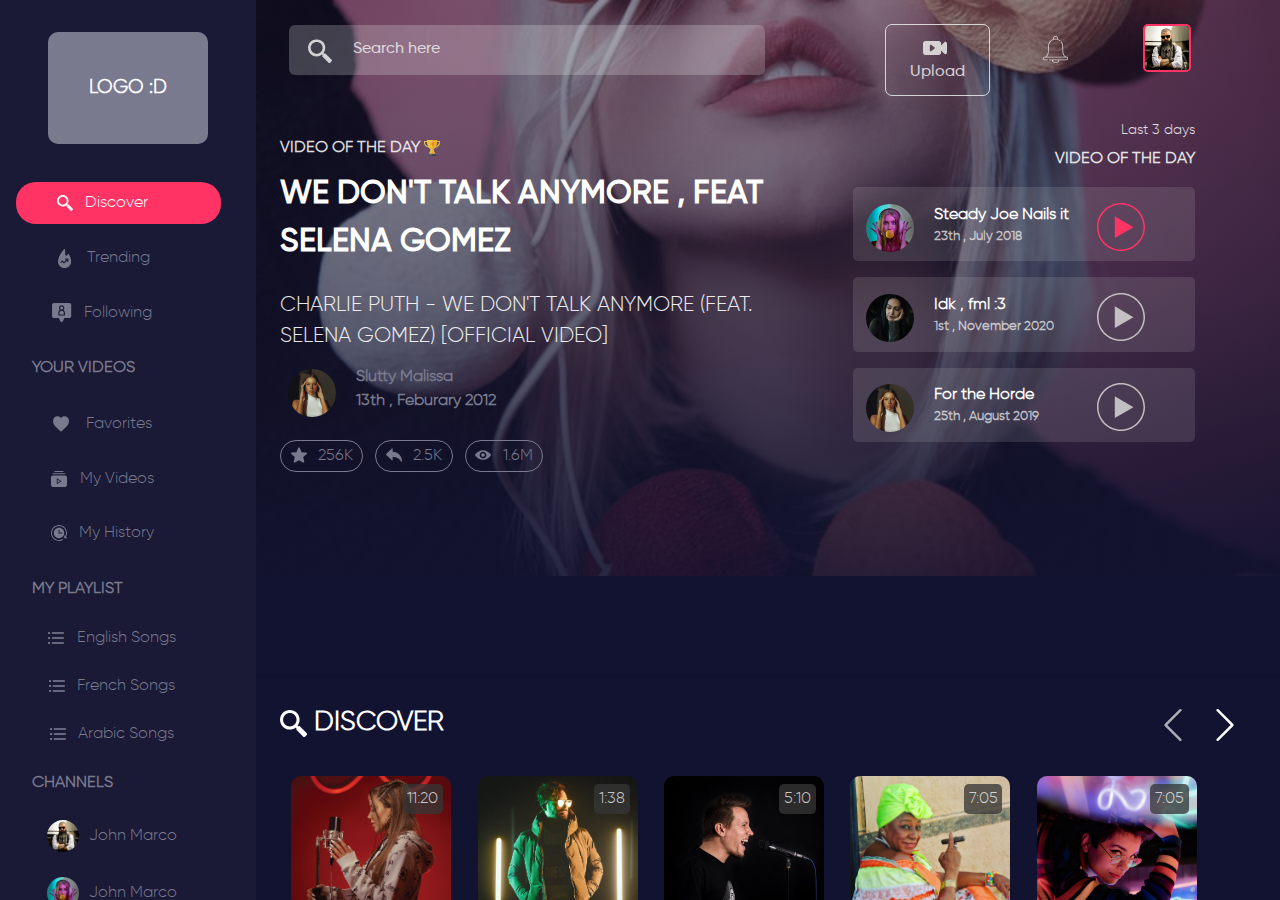
<file: index.html>
<!DOCTYPE html>
<html lang="en">

<head>
    <meta charset="UTF-8">
    <meta http-equiv="X-UA-Compatible" content="IE=edge">
    <meta name="viewport" content="width=device-width, initial-scale=1.0">
    <title>Quick Sketch</title>
    <link rel="stylesheet" href="css/bootstrap.css">
    <link rel="stylesheet" href="css/custom.css">

</head>

<body>
    
    <div class="row">
        <div class="col col-md-3 handlerBar justify-content-md-center" >
            <div class="logoHolder center">
                <p>logo :D</p>
            </div>
            <div class="navigationButtons">
                <a href="#discoverSectionId" class="btn navBtn active" id="discover"><svg x="0px" y="0px" viewBox="0 0 339.921 339.921"
                        style="enable-background:new 0 0 339.921 339.921;" xml:space="preserve" class="ic-handler">
                        <g>
                            <path d="M335.165,292.071l-81.385-84.077c-5.836-6.032-13.13-8.447-16.29-5.363
                       c-3.171,3.062-10.47,0.653-16.306-5.379l-1.164-1.207c36.425-47.907,32.89-116.499-10.851-160.24
                       c-47.739-47.739-125.142-47.739-172.875,0c-47.739,47.739-47.739,125.131,0,172.87c44.486,44.492,114.699,47.472,162.704,9.045
                       l0.511,0.533c5.825,6.032,7.995,13.402,4.814,16.469c-3.166,3.068-1.012,10.443,4.83,16.464l81.341,84.11
                       c5.836,6.016,15.452,6.195,21.49,0.354l22.828-22.088C340.827,307.735,340.99,298.125,335.165,292.071z M182.306,181.81
                       c-32.852,32.857-86.312,32.857-119.159,0.011c-32.852-32.852-32.847-86.318,0-119.164c32.847-32.852,86.307-32.847,119.148,0.005
                       C215.152,95.509,215.152,148.964,182.306,181.81z" /></g> <g> </g> <g> </g> <g> </g> <g> </g> <g> </g> <g> </g> <g> </g> <g> </g> <g> </g> <g> </g> <g></g><g></g><g></g><g></g><g></g>
                    </svg>Discover</a>
                <a href="#trendingSectionId" class="btn navBtn " id="trending"><svg class="ic-handler" viewBox="-80 0 512 512.00071"
                        width="512pt" xmlns="http://www.w3.org/2000/svg">
                        <path
                            d="m284.90625 132.957031c-3.484375-5.761719-10.378906-8.5-16.867188-6.691406-6.484374 1.808594-10.972656 7.71875-10.972656 14.449219 0 18.308594-14.894531 33.199218-33.199218 33.199218-18.304688 0-33.199219-14.890624-33.199219-33.199218v-125.714844c0-6.066406-3.65625-11.535156-9.261719-13.855469-5.605469-2.324219-12.054688-1.042969-16.34375 3.25-1.6875 1.683594-41.683594 41.917969-82.207031 102.703125-23.898438 35.84375-42.96875 71.398438-56.679688 105.675782-17.367187 43.425781-26.175781 84.996093-26.175781 123.5625 0 96.859374 78.804688 175.664062 175.667969 175.664062 96.859375 0 175.664062-78.804688 175.664062-175.664062.003907-62.003907-22.347656-130.429688-66.425781-203.378907zm-9.148438 199.476563c0 8.285156-6.714843 15-15 15-8.28125 0-15-6.714844-15-15v-28.050782l-74.6875 74.691407c-2.816406 2.8125-6.628906 4.390625-10.609374 4.390625-3.976563 0-7.792969-1.578125-10.605469-4.390625l-34.835938-34.839844-23.476562 23.476563c-5.859375 5.859374-15.355469 5.859374-21.214844 0-5.859375-5.859376-5.859375-15.355469 0-21.214844l34.085937-34.082032c5.859376-5.855468 15.355469-5.855468 21.214844.003907l34.832032 34.835937 64.085937-64.085937h-28.054687c-8.285157 0-15-6.714844-15-15 0-8.285157 6.714843-15 15-15h64.269531c8.28125 0 15 6.71875 15 15v64.265625zm0 0" />
                    </svg>Trending</a>
                <a href="#folowingSectionId" class="btn navBtn " id="followers"><svg class="ic-handler" viewBox="0 1 511 511.999"
                        width="511pt" xmlns="http://www.w3.org/2000/svg">
                        <path
                            d="m256.496094 206.730469c-32.226563 0-58.445313 26.222656-58.445313 58.449219v40.085937h116.898438v-40.085937c-.003907-32.226563-26.222657-58.449219-58.453125-58.449219zm0 0" />
                        <path
                            d="m256.496094 176.730469c22.738281 0 41.234375-18.496094 41.234375-41.230469s-18.496094-41.234375-41.234375-41.234375c-22.734375 0-41.230469 18.5-41.230469 41.234375s18.496094 41.230469 41.230469 41.230469zm0 0" />
                        <path
                            d="m457.332031 0h-401.667969c-30.417968 0-55.164062 24.746094-55.164062 55.164062v294.238282c0 30.421875 24.746094 55.167968 55.164062 55.167968h127.296876l42.160156 84.316407c7.339844 14.6875 18.777344 23.113281 31.375 23.113281 12.601562 0 24.035156-8.425781 31.378906-23.113281l42.160156-84.316407h127.296875c30.417969 0 55.164063-24.746093 55.164063-55.167968v-294.238282c0-30.417968-24.746094-55.164062-55.164063-55.164062zm-112.386719 320.265625c0 8.285156-6.714843 15-15 15h-146.894531c-8.285156 0-15-6.714844-15-15v-55.082031c0-31.890625 16.960938-59.886719 42.335938-75.453125-15.355469-13.074219-25.121094-32.527344-25.121094-54.230469 0-39.277344 31.953125-71.234375 71.230469-71.234375 39.28125 0 71.234375 31.957031 71.234375 71.234375 0 21.703125-9.765625 41.15625-25.125 54.230469 25.375 15.566406 42.339843 43.566406 42.339843 75.453125zm0 0" />
                    </svg>Following</a>
            </div>
            <div class="your-videos">
                <p class="handlerSectionTitle">your videos</p>
                <button class="btn navBtn" id="favorite"><svg class="ic-handler" version="1.1" id="Layer_1"
                        xmlns="http://www.w3.org/2000/svg" xmlns:xlink="http://www.w3.org/1999/xlink" x="0px" y="0px"
                        viewBox="0 0 455 455" style="enable-background:new 0 0 455 455;" xml:space="preserve">
                        <path d="M326.632,10.346c-38.733,0-74.991,17.537-99.132,46.92c-24.141-29.383-60.399-46.92-99.132-46.92
                   C57.586,10.346,0,67.931,0,138.714c0,55.426,33.049,119.535,98.23,190.546c50.162,54.649,104.729,96.96,120.257,108.626l9.01,6.769
                   l9.009-6.768c15.53-11.667,70.099-53.979,120.26-108.625C421.95,258.251,455,194.141,455,138.714
                   C455,67.931,397.414,10.346,326.632,10.346z" /> <g> </g> <g> </g> <g> </g> <g> </g> <g> </g> <g> </g> <g> </g> <g> </g> <g> </g> <g> </g> <g> </g> <g> </g> <g> </g> <g> </g> <g> </g>
                    </svg>
                    Favorites</button>
                <button class="btn navBtn" id="myVids"><svg class="ic-handler" version="1.1" id="Capa_1"
                        xmlns="http://www.w3.org/2000/svg" xmlns:xlink="http://www.w3.org/1999/xlink" x="0px" y="0px"
                        viewBox="0 0 407.51 407.51" style="enable-background:new 0 0 407.51 407.51;"
                        xml:space="preserve">
                        <g>
                            <g>
                                <g>
                                    <polygon points="167.184,301.453 235.624,261.224 167.184,220.996 			" />
                                    <path d="M360.49,112.327H47.02c-25.969,0-47.02,21.052-47.02,47.02v198.531c0,25.969,21.052,47.02,47.02,47.02H360.49
                               c25.969,0,47.02-21.052,47.02-47.02V159.347C407.51,133.378,386.458,112.327,360.49,112.327z M264.628,265.658
                               c-0.961,1.926-2.523,3.487-4.448,4.449l-99.788,58.514c-1.534,1.058-3.362,1.606-5.224,1.567l-4.702-1.567
                               c-2.95-1.941-4.565-5.371-4.18-8.882V202.71c-0.385-3.51,1.229-6.941,4.18-8.882c3-2.022,6.926-2.022,9.927,0l99.788,58.514
                               C265.085,254.791,267.076,260.752,264.628,265.658z" />
                                    <path d="M53.812,80.98H354.22c5.771,0,10.449-4.678,10.449-10.449s-4.678-10.449-10.449-10.449H53.812
                               c-5.771,0-10.449,4.678-10.449,10.449S48.041,80.98,53.812,80.98z" />
                                    <path d="M98.22,23.51H309.29c5.771,0,10.449-4.678,10.449-10.449S315.061,2.612,309.29,2.612H98.22
                               c-5.771,0-10.449,4.678-10.449,10.449S92.45,23.51,98.22,23.51z" /> </g> </g> </g> <g> </g> <g> </g> <g> </g> <g> </g> <g> </g> <g> </g> <g> </g> <g> </g> <g> </g> <g> </g> <g> </g> <g> </g> <g> </g> <g> </g> <g> </g>
                    </svg>My Videos</button>
                <button class="btn navBtn" id="history">
                    <svg class="ic-handler" viewBox="0 0 512 512" width="512pt" xmlns="http://www.w3.org/2000/svg">
                        <path
                            d="m256 0c-140.609375 0-256 115.390625-256 256s115.390625 256 256 256c44.796875 0 88.902344-11.835938 127.527344-34.234375l-15.058594-25.957031c-34.054688 19.746094-72.949219 30.191406-112.46875 30.191406-124.070312 0-226-101.929688-226-226s101.929688-226 226-226 226 101.929688 226 226c0 39.902344-10.441406 78.867188-30 112.71875v-36.71875h-30v90h90v-30h-39.023438c25.195313-40.328125 39.023438-88.222656 39.023438-136 0-140.609375-115.390625-256-256-256zm0 0" />
                        <path
                            d="m256 90c-90.980469 0-166 75.019531-166 166s75.019531 166 166 166 166-75.019531 166-166-75.019531-166-166-166zm105 181h-120v-121h30v91h90zm0 0" />
                    </svg>My History</button>

            </div>
            <div class="playlist">
                <p class="handlerSectionTitle">my playlist</p>
                <button class="btn playlistBtn"><img src="./icons/list.png" alt="">English Songs</button>
                <button class="btn playlistBtn"><img src="./icons/list.png" alt="">French Songs</button>
                <button class="btn playlistBtn"><img src="./icons/list.png" alt="">Arabic Songs</button>
            </div>

            <div class="followedChannels">
                <p class="handlerSectionTitle">Channels</p>
                
                
                    <button class="btn followedChannelsBtn"><img src="./profile_pictures/profilePic1.jpg" alt="">John Marco</button>
                    <button class="btn followedChannelsBtn"><img src="./profile_pictures/profilePic2.jpg" alt="">John Marco</button>
                    <button class="btn followedChannelsBtn"><img src="./profile_pictures/profilePic3.jpg" alt="">John Marco</button>
                    <button class="btn followedChannelsBtn"><img src="./profile_pictures/profilePic4.jpg" alt="">John Marco</button>

            </div>
            <div class="popularTags">
                <p class="handlerSectionTitle">popular hashtags</p>
                <div class="tagsContainer">
                    <button class="btn tagBtn">kakashi</button>
                    <button class="btn tagBtn">gaming</button>
                    <button class="btn tagBtn">jujutsu</button>
                    <button class="btn tagBtn">shingeki no kyojin</button>
                    <button class="btn tagBtn">omae wa mo</button>
                </div>

            </div>
        </div>
        <div class="col  main_section">
            <div class="topSection">
                <div class="landing_image_container">
                    <img src="./img/banner_logo.jpg" alt="">
                    <div class="image_overlay">
                    <div class="overlayed-elements">
                        <div class="row">
                            <div class="col-md-7">
                                <form class="d-flex searchBarContainer">
                                    <svg x="0px" y="0px" viewBox="0 0 339.921 339.921"
                                    style="enable-background:new 0 0 339.921 339.921;" xml:space="preserve" class="ic-search">
                                    <g>
                                        <path d="M335.165,292.071l-81.385-84.077c-5.836-6.032-13.13-8.447-16.29-5.363
                                   c-3.171,3.062-10.47,0.653-16.306-5.379l-1.164-1.207c36.425-47.907,32.89-116.499-10.851-160.24
                                   c-47.739-47.739-125.142-47.739-172.875,0c-47.739,47.739-47.739,125.131,0,172.87c44.486,44.492,114.699,47.472,162.704,9.045
                                   l0.511,0.533c5.825,6.032,7.995,13.402,4.814,16.469c-3.166,3.068-1.012,10.443,4.83,16.464l81.341,84.11
                                   c5.836,6.016,15.452,6.195,21.49,0.354l22.828-22.088C340.827,307.735,340.99,298.125,335.165,292.071z M182.306,181.81
                                   c-32.852,32.857-86.312,32.857-119.159,0.011c-32.852-32.852-32.847-86.318,0-119.164c32.847-32.852,86.307-32.847,119.148,0.005
                                   C215.152,95.509,215.152,148.964,182.306,181.81z" /></g> <g> </g> <g> </g> <g> </g> <g> </g> <g> </g> <g> </g> <g> </g> <g> </g> <g> </g> <g> </g> <g></g><g></g><g></g><g></g><g></g>
                                </svg>
                                    <input class="form-control me-2 searchBar" type="search" placeholder="Search here" aria-label="Search">
                                    
                             
                                </form>
                            </div>
                            <div class="col">
                                <div class="uploadVideoWrapper">
                                    <button class="btn uploadVideoButton"><svg class="ic-upload" version="1.1" id="Capa_1" xmlns="http://www.w3.org/2000/svg" xmlns:xlink="http://www.w3.org/1999/xlink" x="0px" y="0px" viewBox="0 0 400.548 400.548" style="enable-background:new 0 0 400.548 400.548;" xml:space="preserve"> <path d="M383.86,99.79c-10.104-4.184-21.731-1.873-29.466,5.86l-51.507,51.512v-31.397c0-22.359-18.13-40.491-40.493-40.491H40.493 C18.131,85.274,0,103.406,0,125.765v149.018c0,22.359,18.131,40.491,40.493,40.491h221.901c22.363,0,40.493-18.132,40.493-40.491 v-31.398l51.507,51.512c5.177,5.174,12.088,7.924,19.126,7.924c3.481,0,6.995-0.678,10.34-2.063 c10.099-4.185,16.688-14.042,16.688-24.978V124.767C400.548,113.831,393.959,103.974,383.86,99.79z M190.309,210.764l-55.191,42.403 c-2.354,1.812-5.2,2.738-8.06,2.738c-1.991,0-3.99-0.448-5.846-1.363c-4.519-2.226-7.38-6.825-7.38-11.865v-84.807 c0-5.041,2.861-9.639,7.38-11.864c4.521-2.228,9.911-1.696,13.905,1.375l55.191,42.402c3.26,2.504,5.17,6.381,5.17,10.49 C195.479,204.383,193.569,208.26,190.309,210.764z"/> <g> </g> <g> </g> <g> </g> <g> </g> <g> </g> <g> </g> <g> </g> <g> </g> <g> </g> <g> </g> <g> </g> <g> </g> <g> </g> <g> </g> <g> </g> </svg>Upload</button>
                                </div>
                            </div>
                            <div class="col notification">
                                <button class="btn notificationBtn">
                                    <svg class="ic-notification" id="Capa_1" enable-background="new 0 0 512 512" height="512" viewBox="0 0 512 512" width="512" xmlns="http://www.w3.org/2000/svg"><g><path d="m459.425 391.158h-2.453l-9.801-6.642c-28.261-19.152-45.711-50.96-46.678-85.086l-3.106-109.699c-.844-29.765-10.799-57.986-28.79-81.613-2.51-3.296-7.216-3.933-10.511-1.423-3.295 2.509-3.933 7.215-1.423 10.51 16.078 21.116 24.976 46.341 25.729 72.951l3.106 109.699c1.011 35.687 17.829 69.142 45.454 91.304h-349.905c27.625-22.161 44.442-55.617 45.454-91.304l3.106-109.699c.938-33.087 14.524-64.014 38.259-87.086 23.734-23.072 55.034-35.778 88.134-35.778 28.073 0 54.66 9.01 76.887 26.056 3.289 2.522 7.996 1.9 10.516-1.387 2.521-3.287 1.899-7.995-1.387-10.515-12.301-9.433-25.795-16.663-40.092-21.566 1.06-3.932 1.633-8.061 1.633-12.323 0-26.224-21.334-47.557-47.557-47.557s-47.557 21.333-47.557 47.556c0 4.271.574 8.408 1.638 12.346-19.521 6.685-37.483 17.646-52.672 32.411-26.55 25.808-41.748 60.405-42.797 97.417l-3.106 109.699c-.967 34.126-18.417 65.935-46.678 85.086l-9.801 6.642h-2.453c-18.017 0-32.675 14.658-32.675 32.675s14.658 32.675 32.675 32.675h49.799c4.143 0 7.5-3.358 7.5-7.5s-3.357-7.5-7.5-7.5h-49.798c-9.746 0-17.675-7.929-17.675-17.675s7.929-17.675 17.675-17.675h406.85c9.746 0 17.675 7.929 17.675 17.675s-7.929 17.675-17.675 17.675h-321.739c-4.143 0-7.5 3.358-7.5 7.5s3.357 7.5 7.5 7.5h46.967c8.201 32.315 37.377 55.493 71.347 55.493 34.006 0 63.154-23.211 71.347-55.493h132.078c18.017 0 32.675-14.658 32.675-32.675s-14.659-32.674-32.675-32.674zm-235.982-343.602c0-17.952 14.605-32.556 32.557-32.556s32.557 14.604 32.557 32.556c0 2.843-.373 5.598-1.061 8.228-10.219-2.313-20.76-3.492-31.496-3.492-10.718 0-21.265 1.198-31.489 3.517-.692-2.637-1.068-5.401-1.068-8.253zm32.557 449.444c-25.88 0-48.073-16.578-55.75-40.493h111.5c-7.677 23.915-29.87 40.493-55.75 40.493z"/></g></svg></button>
                            </div>
                            <div class="col profileMenu">
                                <img src="./profile_pictures/profilePic1.jpg" alt="">
                            </div>
                        </div>
                        <div class="row">
                            <div class="col-md-7">
                                <div class="vidOftheDaySection">
                                    <p class="fixedTitleinSection">Video of the day
                                        <svg class="ic-cup" id="Capa_1" enable-background="new 0 0 512 512" height="512" viewBox="0 0 512 512" width="512" xmlns="http://www.w3.org/2000/svg"><g><g><path d="m359.801 429.3-103.801-30-103.801 30c-.899 1.8-1.199 3.6-1.199 5.7v62h210v-62c0-2.1-.3-3.9-1.199-5.7z" fill="#646d73"/></g><path d="m361 497v-62c0-2.1-.3-3.9-1.199-5.7l-103.801-30v97.7z" fill="#474f54"/><path d="m497 30h-76.645c.132-5.067.645-9.84.645-15 0-8.401-6.599-15-15-15h-300c-8.401 0-15 6.599-15 15 0 5.16.513 9.933.643 15h-76.643c-8.291 0-15 6.709-15 15v37.998c0 83.754 67.092 151.791 149.773 156.171 17.225 23.716 37.668 41.316 60.927 51.231-3.6 72.9-45.3 123.6-55.199 134.101-1.501 1.199-2.701 2.999-3.301 4.799h207.601c-.601-1.8-1.8-3.6-3.301-4.799-10.2-10.501-51.6-60.901-55.2-134.101 23.264-9.917 43.83-27.521 61.069-51.246 82.61-4.451 149.631-72.449 149.631-156.156v-37.998c0-8.291-6.709-15-15-15zm-467 52.998v-22.998h62.93c3.893 49.578 14.644 102.086 37.24 146.708-56.64-12.755-100.17-63.265-100.17-123.71zm452 0c0 60.414-43.491 110.9-100.089 123.684 22.417-44.621 33.228-96.621 37.159-146.682h62.93z" fill="#fed843"/><path d="m497 30h-76.645c.132-5.067.645-9.84.645-15 0-8.401-6.599-15-15-15h-150v429.3h103.801c-.601-1.8-1.8-3.6-3.301-4.799-10.2-10.501-51.6-60.901-55.2-134.101 23.264-9.917 43.83-27.521 61.069-51.246 82.61-4.451 149.631-72.449 149.631-156.156v-37.998c0-8.291-6.709-15-15-15zm-15 52.998c0 60.414-43.491 110.9-100.089 123.684 22.419-44.621 33.23-96.621 37.159-146.682h62.93z" fill="#fabe2c"/><g id="Trophy_31_"><g><path d="m279.936 190.796-23.936-12.437-23.936 12.437c-5.01 2.578-11.133 2.153-15.732-1.172-4.6-3.34-6.914-8.994-5.977-14.59l4.395-26.646-19.189-18.94c-4.177-4.072-5.454-10.109-3.75-15.322 1.758-5.391 6.416-9.346 12.041-10.195l26.66-4.014 12.07-24.126c5.098-10.166 21.738-10.166 26.836 0l12.07 24.126 26.66 4.014c5.625.85 10.283 4.805 12.041 10.195 1.758 5.405.322 11.338-3.75 15.322l-19.189 18.94 4.395 26.646c.938 5.596-1.377 11.25-5.977 14.59-4.569 3.311-10.681 3.8-15.732 1.172z" fill="#fabe2c"/></g></g><path d="m279.936 190.796c5.052 2.628 11.164 2.139 15.732-1.172 4.6-3.34 6.914-8.994 5.977-14.59l-4.395-26.646 19.189-18.94c4.072-3.984 5.508-9.917 3.75-15.322-1.758-5.391-6.416-9.346-12.041-10.195l-26.66-4.014-12.07-24.126c-2.549-5.083-7.983-7.625-13.418-7.625v110.193z" fill="#ff9100"/><g><path d="m376 512h-240c-8.291 0-15-6.709-15-15s6.709-15 15-15h240c8.291 0 15 6.709 15 15s-6.709 15-15 15z" fill="#474f54"/></g><path d="m376 482h-120v30h120c8.291 0 15-6.709 15-15s-6.709-15-15-15z" fill="#32393f"/></g></svg></p>
                                    <p class="songTitle">We don't talk anymore , feat selena gomez</p>
                                    <p class="fullSongTitle">Charlie Puth - We Don't Talk Anymore (feat. Selena Gomez) [Official Video]</p>
                                        <div class="vidSharerBlock">
                                            <div class="sharerProfile">
                                                <img src="./profile_pictures/profilePic5.jpg" alt="" id="sharerProfilePicture">
                                                <div class="profileInformationHolder">
                                                    <p class="sharerProfileName">Slutty Malissa</p>
                                                    <p class="sharerJoinDate"> 13th , Feburary 2012</p>
                                                </div>
                                            </div>
                                            <div class="vidOfTheDayButtonsBlock">
                                                <span class="btn vidOftheDayButton" id="like">
                                                    <svg class="ic-vidOftheDay" height="511pt" viewBox="0 -10 511.99143 511" width="511pt" xmlns="http://www.w3.org/2000/svg"><path d="m510.652344 185.882812c-3.371094-10.367187-12.566406-17.707031-23.402344-18.6875l-147.796875-13.417968-58.410156-136.75c-4.3125-10.046875-14.125-16.53125-25.046875-16.53125s-20.738282 6.484375-25.023438 16.53125l-58.410156 136.75-147.820312 13.417968c-10.835938 1-20.011719 8.339844-23.402344 18.6875-3.371094 10.367188-.257813 21.738282 7.9375 28.925782l111.722656 97.964844-32.941406 145.085937c-2.410156 10.667969 1.730468 21.699219 10.582031 28.097656 4.757813 3.457031 10.347656 5.183594 15.957031 5.183594 4.820313 0 9.644532-1.28125 13.953125-3.859375l127.445313-76.203125 127.421875 76.203125c9.347656 5.585938 21.101562 5.074219 29.933593-1.324219 8.851563-6.398437 12.992188-17.429687 10.582032-28.097656l-32.941406-145.085937 111.722656-97.964844c8.191406-7.1875 11.308594-18.535156 7.9375-28.925782zm-252.203125 223.722657"/></svg>256K</span>
                                                <span class="btn vidOftheDayButton" id="reply">
                                                    <svg class="ic-vidOftheDay" enable-background="new 0 0 24 24" height="512" viewBox="0 0 24 24" width="512" xmlns="http://www.w3.org/2000/svg"><path d="m10 7.002v-4.252c0-.301-.181-.573-.458-.691-.276-.117-.599-.058-.814.153l-8.5 8.25c-.146.141-.228.335-.228.538s.082.397.228.538l8.5 8.25c.217.21.539.269.814.153.277-.118.458-.39.458-.691v-4.25h1.418c4.636 0 8.91 2.52 11.153 6.572l.021.038c.134.244.388.39.658.39.062 0 .124-.007.186-.023.332-.085.564-.384.564-.727 0-7.774-6.257-14.114-14-14.248z"/></svg>2.5K</span>
                                                <span class="btn vidOftheDayButton" id="view"><svg version="1.1" class="ic-vidOftheDay" id="Capa_1" xmlns="http://www.w3.org/2000/svg" xmlns:xlink="http://www.w3.org/1999/xlink" x="0px" y="0px" viewBox="0 0 488.85 488.85" style="enable-background:new 0 0 488.85 488.85;" xml:space="preserve"> <g> <path d="M244.425,98.725c-93.4,0-178.1,51.1-240.6,134.1c-5.1,6.8-5.1,16.3,0,23.1c62.5,83.1,147.2,134.2,240.6,134.2 s178.1-51.1,240.6-134.1c5.1-6.8,5.1-16.3,0-23.1C422.525,149.825,337.825,98.725,244.425,98.725z M251.125,347.025 c-62,3.9-113.2-47.2-109.3-109.3c3.2-51.2,44.7-92.7,95.9-95.9c62-3.9,113.2,47.2,109.3,109.3 C343.725,302.225,302.225,343.725,251.125,347.025z M248.025,299.625c-33.4,2.1-61-25.4-58.8-58.8c1.7-27.6,24.1-49.9,51.7-51.7 c33.4-2.1,61,25.4,58.8,58.8C297.925,275.625,275.525,297.925,248.025,299.625z"/> </g> <g> </g> <g> </g> <g> </g> <g> </g> <g> </g> <g> </g> <g> </g> <g> </g> <g> </g> <g> </g> <g> </g> <g> </g> <g> </g> <g> </g> <g> </g> </svg>1.6M</span>
                                            </div>
                                        </div>
                                
                                </div>
                            </div>
                            <div class="col-md-4">
                                <div class="last3DaysVideosOfTheDay">
                                    <p class="left-preHeader">Last 3 days</p>
                                    <p class="left-Header">video of the day</p>
                                        <div class="previousVideoOftheDayBlock">
                                            <div class="previousSharerProfile">
                                                <img id="previousSharerProfilePicture" src="./profile_pictures/profilePic2.jpg" alt="" >
                                                <div class="songInformationHolder">
                                                    <p class="PreviousSongTitle">Steady Joe Nails it</p>
                                                    <p class="previousSongReleaseDate"> 23th , July 2018</p>
                                                </div>
                                                <div class="playSongBlock">
                                                    <span class="btn playsongButton playActive"><svg class="ic-play" version="1.1" id="Layer_1" xmlns="http://www.w3.org/2000/svg" xmlns:xlink="http://www.w3.org/1999/xlink" x="0px" y="0px" viewBox="0 0 512 512" style="enable-background:new 0 0 512 512;" xml:space="preserve"> <g> <g> <path d="M256,0C114.608,0,0,114.608,0,256s114.608,256,256,256s256-114.608,256-256S397.392,0,256,0z M256,496 C123.664,496,16,388.336,16,256S123.664,16,256,16s240,107.664,240,240S388.336,496,256,496z"/> </g> </g> <g> <g> <polygon points="189.776,141.328 189.776,370.992 388.672,256.16 "/> </g> </g> <g> </g> <g> </g> <g> </g> <g> </g> <g> </g> <g> </g> <g> </g> <g> </g> <g> </g> <g> </g> <g> </g> <g> </g> <g> </g> <g> </g> <g> </g> </svg> </span>
                                                </div>

                                            </div>    
                                        </div>
                                        <div class="previousVideoOftheDayBlock">
                                            <div class="previousSharerProfile">
                                                <img id="previousSharerProfilePicture" src="./profile_pictures/profilePic4.jpg" alt="" >
                                                <div class="songInformationHolder">
                                                    <p class="PreviousSongTitle">Idk , fml :3</p>
                                                    <p class="previousSongReleaseDate"> 1st , November 2020</p>
                                                </div>
                                                <div class="playSongBlock">
                                                    <span class="btn playsongButton"><svg class="ic-play" version="1.1" id="Layer_1" xmlns="http://www.w3.org/2000/svg" xmlns:xlink="http://www.w3.org/1999/xlink" x="0px" y="0px" viewBox="0 0 512 512" style="enable-background:new 0 0 512 512;" xml:space="preserve"> <g> <g> <path d="M256,0C114.608,0,0,114.608,0,256s114.608,256,256,256s256-114.608,256-256S397.392,0,256,0z M256,496 C123.664,496,16,388.336,16,256S123.664,16,256,16s240,107.664,240,240S388.336,496,256,496z"/> </g> </g> <g> <g> <polygon points="189.776,141.328 189.776,370.992 388.672,256.16 "/> </g> </g> <g> </g> <g> </g> <g> </g> <g> </g> <g> </g> <g> </g> <g> </g> <g> </g> <g> </g> <g> </g> <g> </g> <g> </g> <g> </g> <g> </g> <g> </g> </svg> </span>
                                                </div>

                                            </div>    
                                        </div>
                                        <div class="previousVideoOftheDayBlock">
                                            <div class="previousSharerProfile">
                                                <img id="previousSharerProfilePicture" src="./profile_pictures/profilePic5.jpg" alt="" >
                                                <div class="songInformationHolder">
                                                    <p class="PreviousSongTitle">For the Horde</p>
                                                    <p class="previousSongReleaseDate"> 25th , August 2019</p>
                                                </div>
                                                <div class="playSongBlock">
                                                    <span class="btn playsongButton"><svg class="ic-play" version="1.1" id="Layer_1" xmlns="http://www.w3.org/2000/svg" xmlns:xlink="http://www.w3.org/1999/xlink" x="0px" y="0px" viewBox="0 0 512 512" style="enable-background:new 0 0 512 512;" xml:space="preserve"> <g> <g> <path d="M256,0C114.608,0,0,114.608,0,256s114.608,256,256,256s256-114.608,256-256S397.392,0,256,0z M256,496 C123.664,496,16,388.336,16,256S123.664,16,256,16s240,107.664,240,240S388.336,496,256,496z"/> </g> </g> <g> <g> <polygon points="189.776,141.328 189.776,370.992 388.672,256.16 "/> </g> </g> <g> </g> <g> </g> <g> </g> <g> </g> <g> </g> <g> </g> <g> </g> <g> </g> <g> </g> <g> </g> <g> </g> <g> </g> <g> </g> <g> </g> <g> </g> </svg> </span>
                                                </div>

                                            </div>    
                                        </div>
                                        
                                </div>
                            </div>
                        </div>
                        

                    </div>


                    </div>
                </div>
            </div>
            <hr>
            <!--  Discover Section -->
            <div class="discoverSection" id="discoverSectionId">
                <div class="discoverHeader">
                    <p class="sectionTitle"><svg class="ic-section" x="0px" y="0px" viewBox="0 0 339.921 339.921"
                        style="enable-background:new 0 0 339.921 339.921;" xml:space="preserve" class="ic-handler">
                        <g>
                            <path d="M335.165,292.071l-81.385-84.077c-5.836-6.032-13.13-8.447-16.29-5.363
                       c-3.171,3.062-10.47,0.653-16.306-5.379l-1.164-1.207c36.425-47.907,32.89-116.499-10.851-160.24
                       c-47.739-47.739-125.142-47.739-172.875,0c-47.739,47.739-47.739,125.131,0,172.87c44.486,44.492,114.699,47.472,162.704,9.045
                       l0.511,0.533c5.825,6.032,7.995,13.402,4.814,16.469c-3.166,3.068-1.012,10.443,4.83,16.464l81.341,84.11
                       c5.836,6.016,15.452,6.195,21.49,0.354l22.828-22.088C340.827,307.735,340.99,298.125,335.165,292.071z M182.306,181.81
                       c-32.852,32.857-86.312,32.857-119.159,0.011c-32.852-32.852-32.847-86.318,0-119.164c32.847-32.852,86.307-32.847,119.148,0.005
                       C215.152,95.509,215.152,148.964,182.306,181.81z" /></g> <g> </g> <g> </g> <g> </g> <g> </g> <g> </g> <g> </g> <g> </g> <g> </g> <g> </g> <g> </g> <g></g><g></g><g></g><g></g><g></g>
                    </svg> Discover </p>
                    <div class="ScrollButtonsBlock">
                        <button class="btn scrollBtn disabled" id="leftScrollButton"><svg class="ic-scroll" transform='rotate(180)' version="1.1" id="Capa_1" xmlns="http://www.w3.org/2000/svg" xmlns:xlink="http://www.w3.org/1999/xlink" x="0px" y="0px" viewBox="0 0 512.002 512.002" style="enable-background:new 0 0 512.002 512.002;" xml:space="preserve"> <g> <g> <path d="M388.425,241.951L151.609,5.79c-7.759-7.733-20.321-7.72-28.067,0.04c-7.74,7.759-7.72,20.328,0.04,28.067l222.72,222.105 L123.574,478.106c-7.759,7.74-7.779,20.301-0.04,28.061c3.883,3.89,8.97,5.835,14.057,5.835c5.074,0,10.141-1.932,14.017-5.795 l236.817-236.155c3.737-3.718,5.834-8.778,5.834-14.05S392.156,245.676,388.425,241.951z"/> </g> </g> <g> </g> <g> </g> <g> </g> <g> </g> <g> </g> <g> </g> <g> </g> <g> </g> <g> </g> <g> </g> <g> </g> <g> </g> <g> </g> <g> </g> <g> </g> </svg> </button>
                        <button class="btn scrollBtn" id="rightScrollButton"><svg class="ic-scroll"  version="1.1" id="Capa_1" xmlns="http://www.w3.org/2000/svg" xmlns:xlink="http://www.w3.org/1999/xlink" x="0px" y="0px" viewBox="0 0 512.002 512.002" style="enable-background:new 0 0 512.002 512.002;" xml:space="preserve"> <g> <g> <path d="M388.425,241.951L151.609,5.79c-7.759-7.733-20.321-7.72-28.067,0.04c-7.74,7.759-7.72,20.328,0.04,28.067l222.72,222.105 L123.574,478.106c-7.759,7.74-7.779,20.301-0.04,28.061c3.883,3.89,8.97,5.835,14.057,5.835c5.074,0,10.141-1.932,14.017-5.795 l236.817-236.155c3.737-3.718,5.834-8.778,5.834-14.05S392.156,245.676,388.425,241.951z"/> </g> </g> <g> </g> <g> </g> <g> </g> <g> </g> <g> </g> <g> </g> <g> </g> <g> </g> <g> </g> <g> </g> <g> </g> <g> </g> <g> </g> <g> </g> <g> </g> </svg> </button>
                    </div>
                </div>
                <div class="discoverFeedContainer">
                    <div class="feedCard">
                        <div class="thumbnail">
                            <img src="./thumbnails/thumbnail_1.jpg" alt="">
                            <span class="feedDuration">11:20</span>
                        </div>
                        <div class="feedTitle">Shawn Mendes , Treat you better</div>
                        <div class="feedViews">635,125 views</div>
                    </div>

                    <div class="feedCard">
                        <div class="thumbnail">
                            <img src="./thumbnails/thumbnail_2.jpg" alt="">
                            <span class="feedDuration">1:38</span>
                        </div>
                        <div class="feedTitle">Boku no Hero Academia - Kimi no Chikara</div>
                        <div class="feedViews">5,024,030 views</div>
                    </div>
                    <div class="feedCard">
                        <div class="thumbnail">
                            <img src="./thumbnails/thumbnail_3.jpg" alt="">
                            <span class="feedDuration">5:10</span>
                        </div>
                        <div class="feedTitle">Bastille - Pompeii</div>
                        <div class="feedViews">755,527 views</div>
                    </div>
                    <div class="feedCard">
                        <div class="thumbnail">
                            <img src="./thumbnails/thumbnail_4.jpg" alt="">
                            <span class="feedDuration">7:05</span>
                        </div>
                        <div class="feedTitle">The BEST and WORST purchases for 3D artists</div>
                        <div class="feedViews">126,122 views</div>
                    </div>
                    <div class="feedCard">
                        <div class="thumbnail">
                            <img src="./thumbnails/thumbnail_5.jpg" alt="">
                            <span class="feedDuration">7:05</span>
                        </div>
                        <div class="feedTitle">Raccoon: “don’t touch my grapes”</div>
                        <div class="feedViews">452,136 views</div>
                    </div>
                </div>
               
            </div>

            <!--  Trending Section -->
            <div class="trendingSection" id="trendingSectionId">
                <div class="trendingHeader">
                    <p class="sectionTitle"><svg class="ic-section" viewBox="-80 0 512 512.00071"
                        width="512pt" xmlns="http://www.w3.org/2000/svg">
                        <path
                            d="m284.90625 132.957031c-3.484375-5.761719-10.378906-8.5-16.867188-6.691406-6.484374 1.808594-10.972656 7.71875-10.972656 14.449219 0 18.308594-14.894531 33.199218-33.199218 33.199218-18.304688 0-33.199219-14.890624-33.199219-33.199218v-125.714844c0-6.066406-3.65625-11.535156-9.261719-13.855469-5.605469-2.324219-12.054688-1.042969-16.34375 3.25-1.6875 1.683594-41.683594 41.917969-82.207031 102.703125-23.898438 35.84375-42.96875 71.398438-56.679688 105.675782-17.367187 43.425781-26.175781 84.996093-26.175781 123.5625 0 96.859374 78.804688 175.664062 175.667969 175.664062 96.859375 0 175.664062-78.804688 175.664062-175.664062.003907-62.003907-22.347656-130.429688-66.425781-203.378907zm-9.148438 199.476563c0 8.285156-6.714843 15-15 15-8.28125 0-15-6.714844-15-15v-28.050782l-74.6875 74.691407c-2.816406 2.8125-6.628906 4.390625-10.609374 4.390625-3.976563 0-7.792969-1.578125-10.605469-4.390625l-34.835938-34.839844-23.476562 23.476563c-5.859375 5.859374-15.355469 5.859374-21.214844 0-5.859375-5.859376-5.859375-15.355469 0-21.214844l34.085937-34.082032c5.859376-5.855468 15.355469-5.855468 21.214844.003907l34.832032 34.835937 64.085937-64.085937h-28.054687c-8.285157 0-15-6.714844-15-15 0-8.285157 6.714843-15 15-15h64.269531c8.28125 0 15 6.71875 15 15v64.265625zm0 0" />
                    </svg> Trending </p>
                    <div class="ScrollButtonsBlock">
                        <button class="btn scrollBtn disabled" id="leftScrollButton"><svg class="ic-scroll" transform='rotate(180)' version="1.1" id="Capa_1" xmlns="http://www.w3.org/2000/svg" xmlns:xlink="http://www.w3.org/1999/xlink" x="0px" y="0px" viewBox="0 0 512.002 512.002" style="enable-background:new 0 0 512.002 512.002;" xml:space="preserve"> <g> <g> <path d="M388.425,241.951L151.609,5.79c-7.759-7.733-20.321-7.72-28.067,0.04c-7.74,7.759-7.72,20.328,0.04,28.067l222.72,222.105 L123.574,478.106c-7.759,7.74-7.779,20.301-0.04,28.061c3.883,3.89,8.97,5.835,14.057,5.835c5.074,0,10.141-1.932,14.017-5.795 l236.817-236.155c3.737-3.718,5.834-8.778,5.834-14.05S392.156,245.676,388.425,241.951z"/> </g> </g> <g> </g> <g> </g> <g> </g> <g> </g> <g> </g> <g> </g> <g> </g> <g> </g> <g> </g> <g> </g> <g> </g> <g> </g> <g> </g> <g> </g> <g> </g> </svg> </button>
                        <button class="btn scrollBtn" id="rightScrollButton"><svg class="ic-scroll"  version="1.1" id="Capa_1" xmlns="http://www.w3.org/2000/svg" xmlns:xlink="http://www.w3.org/1999/xlink" x="0px" y="0px" viewBox="0 0 512.002 512.002" style="enable-background:new 0 0 512.002 512.002;" xml:space="preserve"> <g> <g> <path d="M388.425,241.951L151.609,5.79c-7.759-7.733-20.321-7.72-28.067,0.04c-7.74,7.759-7.72,20.328,0.04,28.067l222.72,222.105 L123.574,478.106c-7.759,7.74-7.779,20.301-0.04,28.061c3.883,3.89,8.97,5.835,14.057,5.835c5.074,0,10.141-1.932,14.017-5.795 l236.817-236.155c3.737-3.718,5.834-8.778,5.834-14.05S392.156,245.676,388.425,241.951z"/> </g> </g> <g> </g> <g> </g> <g> </g> <g> </g> <g> </g> <g> </g> <g> </g> <g> </g> <g> </g> <g> </g> <g> </g> <g> </g> <g> </g> <g> </g> <g> </g> </svg> </button>
                    </div>
                </div>
                <div class="trendingFeedContainer">
                    <div class="feedCard">
                        <div class="thumbnail">
                            <img src="./thumbnails/thumbnail_6.jpg" alt="">
                            <span class="feedDuration">4:32</span>
                        </div>
                        <div class="feedTitle">Demon Slayer: Kimetsu no Yaiba OST - To Destroy The Evil</div>
                        <div class="feedViews">52,195 views</div>
                    </div>

                    <div class="feedCard">
                        <div class="thumbnail">
                            <img src="./thumbnails/thumbnail_7.jpg" alt="">
                            <span class="feedDuration">1:20</span>
                        </div>
                        <div class="feedTitle">Alan Walker - Faded</div>
                        <div class="feedViews">524,038 views</div>
                    </div>
                    <div class="feedCard">
                        <div class="thumbnail">
                            <img src="./thumbnails/thumbnail_8.jpg" alt="">
                            <span class="feedDuration">5:10</span>
                        </div>
                        <div class="feedTitle">Bastille - Pompeii</div>
                        <div class="feedViews">755,527 views</div>
                    </div>
                    <div class="feedCard">
                        <div class="thumbnail">
                            <img src="./thumbnails/thumbnail_9.jpg" alt="">
                            <span class="feedDuration">10:05</span>
                        </div>
                        <div class="feedTitle"> Yakuza OST - Baka Mitai (ばかみたい) Kiryu full version</div>
                        <div class="feedViews">16,127 views</div>
                    </div>
                    <div class="feedCard">
                        <div class="thumbnail">
                            <img src="./thumbnails/thumbnail_10.jpg" alt="">
                            <span class="feedDuration">7:05</span>
                        </div>
                        <div class="feedTitle">Raccoon: “don’t touch my grapes”</div>
                        <div class="feedViews">42,121 views</div>
                    </div>
                </div>
               
            </div>

            <!-- Following Section -->
            <div class="followingSection" id="folowingSectionId">
                <div class="followingHeader">
                    <p class="sectionTitle"><svg class="ic-section" viewBox="0 1 511 511.999"
                        width="511pt" xmlns="http://www.w3.org/2000/svg">
                        <path
                            d="m256.496094 206.730469c-32.226563 0-58.445313 26.222656-58.445313 58.449219v40.085937h116.898438v-40.085937c-.003907-32.226563-26.222657-58.449219-58.453125-58.449219zm0 0" />
                        <path
                            d="m256.496094 176.730469c22.738281 0 41.234375-18.496094 41.234375-41.230469s-18.496094-41.234375-41.234375-41.234375c-22.734375 0-41.230469 18.5-41.230469 41.234375s18.496094 41.230469 41.230469 41.230469zm0 0" />
                        <path
                            d="m457.332031 0h-401.667969c-30.417968 0-55.164062 24.746094-55.164062 55.164062v294.238282c0 30.421875 24.746094 55.167968 55.164062 55.167968h127.296876l42.160156 84.316407c7.339844 14.6875 18.777344 23.113281 31.375 23.113281 12.601562 0 24.035156-8.425781 31.378906-23.113281l42.160156-84.316407h127.296875c30.417969 0 55.164063-24.746093 55.164063-55.167968v-294.238282c0-30.417968-24.746094-55.164062-55.164063-55.164062zm-112.386719 320.265625c0 8.285156-6.714843 15-15 15h-146.894531c-8.285156 0-15-6.714844-15-15v-55.082031c0-31.890625 16.960938-59.886719 42.335938-75.453125-15.355469-13.074219-25.121094-32.527344-25.121094-54.230469 0-39.277344 31.953125-71.234375 71.230469-71.234375 39.28125 0 71.234375 31.957031 71.234375 71.234375 0 21.703125-9.765625 41.15625-25.125 54.230469 25.375 15.566406 42.339843 43.566406 42.339843 75.453125zm0 0" />
                    </svg> Following </p>
                    <div class="ScrollButtonsBlock">
                        <button class="btn scrollBtn disabled" id="leftScrollButton"><svg class="ic-scroll" transform='rotate(180)' version="1.1" id="Capa_1" xmlns="http://www.w3.org/2000/svg" xmlns:xlink="http://www.w3.org/1999/xlink" x="0px" y="0px" viewBox="0 0 512.002 512.002" style="enable-background:new 0 0 512.002 512.002;" xml:space="preserve"> <g> <g> <path d="M388.425,241.951L151.609,5.79c-7.759-7.733-20.321-7.72-28.067,0.04c-7.74,7.759-7.72,20.328,0.04,28.067l222.72,222.105 L123.574,478.106c-7.759,7.74-7.779,20.301-0.04,28.061c3.883,3.89,8.97,5.835,14.057,5.835c5.074,0,10.141-1.932,14.017-5.795 l236.817-236.155c3.737-3.718,5.834-8.778,5.834-14.05S392.156,245.676,388.425,241.951z"/> </g> </g> <g> </g> <g> </g> <g> </g> <g> </g> <g> </g> <g> </g> <g> </g> <g> </g> <g> </g> <g> </g> <g> </g> <g> </g> <g> </g> <g> </g> <g> </g> </svg> </button>
                        <button class="btn scrollBtn" id="rightScrollButton"><svg class="ic-scroll"  version="1.1" id="Capa_1" xmlns="http://www.w3.org/2000/svg" xmlns:xlink="http://www.w3.org/1999/xlink" x="0px" y="0px" viewBox="0 0 512.002 512.002" style="enable-background:new 0 0 512.002 512.002;" xml:space="preserve"> <g> <g> <path d="M388.425,241.951L151.609,5.79c-7.759-7.733-20.321-7.72-28.067,0.04c-7.74,7.759-7.72,20.328,0.04,28.067l222.72,222.105 L123.574,478.106c-7.759,7.74-7.779,20.301-0.04,28.061c3.883,3.89,8.97,5.835,14.057,5.835c5.074,0,10.141-1.932,14.017-5.795 l236.817-236.155c3.737-3.718,5.834-8.778,5.834-14.05S392.156,245.676,388.425,241.951z"/> </g> </g> <g> </g> <g> </g> <g> </g> <g> </g> <g> </g> <g> </g> <g> </g> <g> </g> <g> </g> <g> </g> <g> </g> <g> </g> <g> </g> <g> </g> <g> </g> </svg> </button>
                    </div>
                </div>
                <div class="followingFeedContainer">
                    <div class="feedCard">
                        <div class="thumbnail">
                            <img src="./thumbnails/thumbnail_11.jpg" alt="">
                            <span class="feedDuration">52:12</span>
                        </div>
                        <div class="feedTitle">Demon Slayer: Kimetsu no Yaiba OST - To Destroy The Evil</div>
                        <div class="feedViews">425,123 views</div>
                    </div>

                    <div class="feedCard">
                        <div class="thumbnail">
                            <img src="./thumbnails/thumbnail_12.jpg" alt="">
                            <span class="feedDuration">4:30</span>
                        </div>
                        <div class="feedTitle">Alan Walker - Faded</div>
                        <div class="feedViews">11,259 views</div>
                    </div>
                    <div class="feedCard">
                        <div class="thumbnail">
                            <img src="./thumbnails/thumbnail_13.jpg" alt="">
                            <span class="feedDuration">8:10</span>
                        </div>
                        <div class="feedTitle">Bastille - Pompeii</div>
                        <div class="feedViews">98,123 views</div>
                    </div>
                    <div class="feedCard">
                        <div class="thumbnail">
                            <img src="./thumbnails/thumbnail_14.jpg" alt="">
                            <span class="feedDuration">6:15</span>
                        </div>
                        <div class="feedTitle"> Yakuza OST - Baka Mitai (ばかみたい) Kiryu full version</div>
                        <div class="feedViews">77,136 views</div>
                    </div>
                    <div class="feedCard">
                        <div class="thumbnail">
                            <img src="./thumbnails/thumbnail_15.jpg" alt="">
                            <span class="feedDuration">17:45</span>
                        </div>
                        <div class="feedTitle">Raccoon: “don’t touch my grapes”</div>
                        <div class="feedViews">111,569 views</div>
                    </div>
                </div>
               
            </div>
        </div>


    </div>
    <script
    src="https://code.jquery.com/jquery-3.5.1.js"
    integrity="sha256-QWo7LDvxbWT2tbbQ97B53yJnYU3WhH/C8ycbRAkjPDc="
    crossorigin="anonymous"></script>
    <script src="scripts/custom.js"></script>
</body>

</html>
</file>
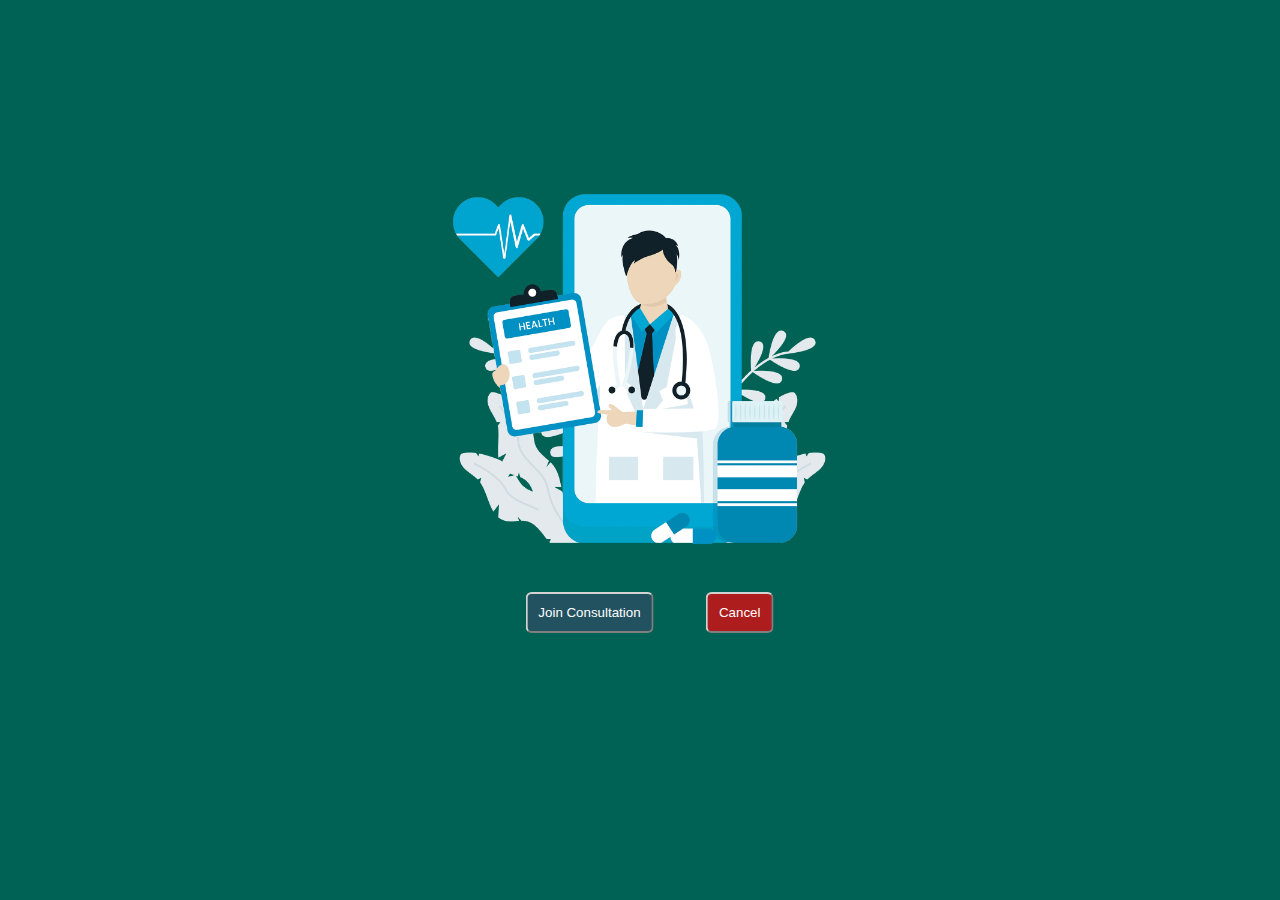
<file: preRoom.html>
<!DOCTYPE html>
<html lang="en">
<head>
    <meta charset="UTF-8">
    <meta name="viewport" content="width=device-width, initial-scale=1.0">
    <title>Document</title>
    <link rel="stylesheet" href="custom.css">
</head>
<body>
    <div class="blocks-container">
        <div class="image-container">
            <img id="doctor_image"src="./img/appointment.png" alt="">
        </div>
        <div class="buttons-container center">
            <button id="join_consultation_btn">Join Consultation</button>
            <button id="leave_consultation_btn">Cancel</button>
        </div>
    </div>
    
</body>
</html>
</file>
<file: css/custom.css>
@font-face {
    font-family: "Gilroy";
    src: url("../fonts/Gilroy/Gilroy-Light.ttf");
    
    }
    @font-face {
        font-family: "Gilroy-Medium";
        src: url("../fonts/Gilroy/Gilroy-Medium.ttf");
        
        }
        @font-face {
            font-family: "Gilroy-Bold";
            src: url("../fonts/Gilroy/Gilroy-Bold.ttf");
            
            }
:root {
    --purple : #1a1936 ; 
    --dark_blue : #121330; 
    --light_grey : #797a8e; 
    --pink : #ff3465 ; 
    --feedCardSize  : 10rem ;
    --scrollbarBackground : #080916 ; 
    --topImageHeight : 75vh ;

  }

*{
    box-sizing: border-box ;
    padding : 0 !important ; 
    margin: 0 !important;
    font-family : 'Gilroy',sans-serif ; 
    scroll-behavior: smooth !important; 
}
/* Scroll bar code */
* {
    scrollbar-width: thin;
    scrollbar-color: var(--light_grey) var(--scrollbarBackground);
  }
  
  /* Works on Chrome, Edge, and Safari */
  *::-webkit-scrollbar {
    width: 13px;
  }
  
  *::-webkit-scrollbar-track {
    background: var(--scrollbarBackground);
  }
  
  *::-webkit-scrollbar-thumb {
    background-color: var(--light_grey);
    border-radius: 20px;
    border: 3px solid var(--scrollbarBackground);
  }
/* Scroll bar code */
body{
    background-color : var(--dark_blue) ; 
}
svg {
    width: 1.2rem;
    height: 1.2rem;
    fill: currentColor;
}

.btn:focus{
    outline : none !important ;
}
.ic-handler{
    width : 1rem ; 
    height: 1rem ;
    margin-right : 0.8rem !important ; 
    margin-left : -2rem !important;
}

.handlerBar{
    background-color : var(--purple) ; 
    height : 100vh !important ; 
    overflow-y: scroll !important;
 
}
.logoHolder{
    background-color: var(--light_grey);
    height : 7rem ; 
    width : 10rem ; 
    margin : 2rem auto !important ;
    position : relative !important ;
    border-radius: 10px ;
    
}
.logoHolder p{
    position : absolute !important ;
    color : white !important; 
    text-transform: uppercase   !important; 
    font-size:1.2rem !important; 
    font-weight: bold;
    top : 50% ;
    left : 50% ; 
    transform: translate(-50%,-50%);

}

.navBtn{
    background-color:  transparent !important ;
    color :var(--light_grey) ; 
    width : 80% !important ; 
    padding : 0.5rem 1rem !important; 
    margin : 0.4rem auto 0.4rem 1rem !important;
}

.navBtn:hover,.playlistBtn:hover,.followedChannelsBtn:hover{
    background-color :rgba(54, 54, 54, 0.63) !important; 
    color : rgb(216, 214, 214) !important;
}



.active{
    background-color : var(--pink) !important; 
    color : white !important; 
    border-radius: 20px;     
}
#trending,#followers{
    color : var(--light_grey) ; 
}

#trending svg , #followers svg{
    width : 1.2rem !important ; 
    height: 1.2rem !important;
    margin-left : -2rem !important;
}
.handlerSectionTitle{
    text-transform: uppercase ;
    width : 75% ; 
    margin : 1rem auto 1rem 1rem !important;
    color : var(--light_grey) ; 
    padding-left : 1rem !important ;
    font-weight: bold;
    pointer-events: none;
}
#history img , #myVids img{
    margin-left : -1.7rem !important ;
}

.playlistBtn{
    display  :block ; 
    background-color:  transparent !important ;
    outline :none !important ; 
    color :var(--light_grey) ; 
    width : 75% !important ; 
    padding : 0.5rem 1rem !important; 
    margin : 0.4rem auto 0.4rem 1rem !important;
}
.playlistBtn img{
    width : 1rem ; 
    height: 1rem ;
    margin-right : 0.8rem !important ; 
 
   
}

.followedChannelsBtn{
    display  :block ; 
    background-color:  transparent !important ;
    outline :none !important ; 
    color :var(--light_grey) ; 
    width : 75% !important ; 
    padding : 0.5rem 1rem !important; 
    margin : 0.4rem auto 0.4rem 1rem !important;
}

.followedChannelsBtn img{
    border-radius: 50% !important;
    width : 2rem !important ;
    height: 2rem !important;
    margin-right : 0.6rem !important ;

}
.tagsContainer{
    width : 75% !important ; 
    margin : 1rem auto !important ;
}

.tagBtn{
    color: var(--light_grey) ; 
    border-radius : 20px ; 
    background-color: #91919c2d;
    text-transform: uppercase ;
    font-size : 0.7rem ;
    padding : 0.2rem  0.4rem !important;
    margin : 0.2rem 0.5rem 0.2rem 0 !important ; 
    transition : 0.2s ease-in-out !important;
    
}

.tagBtn:hover{
    background-color: var(--pink);
    color : white ; 
}
.main_section{
    height : 100vh !important ; 
    position : relative !important  ; 
    overflow-y: scroll !important;
   
}

.topSection{
    height : var(--topImageHeight) !important; 
}
.landing_image_container{
    position: absolute ; 
    top : 0 !important; 
    left : 0 !important; 
    width: 100% !important;
    height : var(--topImageHeight) !important ; 
    overflow-y: hidden !important;
  
}

.landing_image_container img{
    width : 100% !important;
}

.image_overlay{
    width : 100% !important ; 
    height: 100% !important ;
    position : absolute ; 
    top : 0 ; 
    left : 0 ; 
    z-index: 2 !important;
    background: rgb(18,19,48);
    background: linear-gradient(180deg, rgba(18,19,48,0.46122198879551823) 0%, rgba(18,19,48,0.6292892156862745) 43%, rgba(18,19,48,1) 100%);
}
.overlayed-elements{
    z-index : 3 !important ; 
}


.discoverSection,.trendingSection,.followingSection,.vidOftheDaySection{
    margin : 1rem auto 2.5rem 1.5rem !important ; 
}
.discoverSection{
    margin-top:1.7rem !important ;
}

.sectionTitle{
    color : white !important; 
    font-size : 1.7rem ;
    text-transform: uppercase;
    font-weight: bold ;
    pointer-events: none !important;
}

.ic-section{
    width  : 1.7rem ; 
    height: 1.7rem;
}

.discoverHeader,.trendingHeader,.followingHeader{
    position  :relative !important ; 
    width : 100% !important; 
}

.ScrollButtonsBlock{
    position : absolute !important ; 
    top : 50% ; 
    right : 2.5rem !important ; 
    transform: translateY(-50%);
}

.scrollBtn ,.ic-scroll{
    color : white ; 
    height:  2rem !important; 
    width:  2rem !important;
    margin : auto 0.5rem !important ;
}

.discoverFeedContainer,.trendingFeedContainer,.followingFeedContainer{
    margin : 1.5rem 0 !important; 
    
}
.feedCard{
    display:inline-block !important ;
    margin : 0.5rem 0.7rem !important ;
    vertical-align: top !important;
}
.thumbnail {
    position :relative !important; 
    width: var(--feedCardSize) !important;
}
.thumbnail img{
    
    height : var(--feedCardSize)  !important;
    width: var(--feedCardSize) !important;
    border-radius : 10px ; 
    cursor: pointer;
}
.feedDuration{
    position : absolute !important;
    top : 0.5rem ; 
    right : 0.5rem ; 
    background-color: rgba(54, 54, 54, 0.774) ;
    border-radius : 5px ; 
    color : rgba(255, 255, 255, 0.74) ; 
    padding : 0.2rem 0.3rem  !important;
    pointer-events: none ;
    z-index: 1 !important;
}

.feedTitle{
    display: block !important;
    color : rgba(207, 205, 205, 0.856) ; 
    width:  var(--feedCardSize)  !important;
    margin : 1rem 0 !important; 
    margin-bottom : 0.5rem !important ; 

}
.feedViews{
    display: block !important;
    color : var(--light_grey) ; 
    width:  var(--feedCardSize)  !important;
    margin : 0 0 !important; 
}

.searchBar{
    background-color : rgba(255, 253, 253, 0.212) !important ; 
    border-color : transparent !important ; 
    border-radius: 7px !important;
    color : rgba(236, 236, 236, 0.849) !important ; 
    padding : 1.55rem !important ; 
    width : 80% !important ;
    outline : none !important ; 
    padding-left : 2rem !important; 
    margin : 1.5rem  auto  1.5rem 2rem !important;
    font-family :'Gilroy-Medium',sans-serif !important; 
    
}

.searchBar::placeholder{
    color : rgba(236, 236, 236, 0.849) !important ; 
    padding-left : 2rem !important; 
    
}

.searchBarContainer{
    position :relative !important ;
    color : rgba(236, 236, 236, 0.849) !important ; 

}
.ic-search {
    width: 1.5rem !important ; 
    height: 1.5rem !important;
    position : absolute !important ;
    top : 50% !important ; 
    left : 2.5rem !important ; 
    transform: translate(50%,-45%) !important;  
}

.uploadVideoWrapper,.notificationBtn{

    margin : 1.5rem  auto  1.5rem 2rem !important;
    font-family :'Gilroy-Medium',sans-serif !important; 
}

.uploadVideoButton,.notificationBtn{
    border-color : rgba(236, 236, 236, 0.849) !important ; 
    border-style: solid !important;
    border-width: 1px !important;
    border-radius: 7px !important;
    background-color : transparent !important ; 
    padding : 0.7rem !important ; 
    color : rgba(236, 236, 236, 0.849) !important ; 
    outline : none !important ; 
    transition: 0.2s ease-in-out !important;
}
.uploadVideoButton:hover{
    color : var(--purple) !important ; 
    background-color: rgba(236, 236, 236, 0.849) !important;
}
.ic-upload{
    width : 1.5rem !important ; 
    height : 1.5rem !important ; 
    margin-right : 0.3rem !important ;
}
.notificationBtn{
    border-color :transparent !important ;

}
.ic-notification{
    width : 1.7rem !important ; 
    height : 1.7rem !important ; 
    margin-left : 0.5rem !important ;
    margin-right : 0.5rem !important ;
}

.profileMenu{
    margin-top : 1.5rem !important ;
    margin-left : 1rem !important ;
    cursor: pointer;
}
.profileMenu img{
    width : 3rem !important ;
    height: 3rem !important;
    border-radius: 5px !important;
    border-color : var(--pink) ; 
    border-width: 2px !important;
    border-style: solid !important;
}


.fixedTitleinSection,.songTitle{
    color : white !important; 
    font-size : 1rem ;
    text-transform: uppercase;
    font-weight: bold ;
    pointer-events: none !important;
}
.fixedTitleinSection{
    color: white !important ;
    opacity: 0.85 !important;
}

.ic-cup {
    width:  1rem !important ;
    height: 1rem  !important ;
}
.songTitle{
font-size : 2rem !important ;
margin-top : 0.6rem !important ;
font-family: 'Gilroy-Medium',sans-serif !important;
width : 85% !important ;
}

.fullSongTitle{
    margin-top : 1.5rem !important ;
    font-family: 'Gilroy',sans-serif !important;
    color : white !important; 
    opacity : 0.9 !important ;
    font-size : 1.3rem !important;
    text-transform: uppercase;
    pointer-events: none !important;
    width : 85% !important ;

}
.sharerProfile{
    margin : 0.5rem  !important ; 
    vertical-align: top !important;  
    margin-top : 0.8rem !important;
    
}
#sharerProfilePicture{
    width : 3rem !important; 
    height: 3rem !important;
    border-radius: 50% ;
    display:inline-block !important ;
    margin-top : -1rem !important ;
}
.profileInformationHolder{
    display:inline-block !important ;
    margin-left : 1rem !important;
    color : var(--light_grey)    !important ;
    font-family: 'Gilroy',sans-serif !important;
    font-weight: bold;
   
}

.vidOfTheDayButtonsBlock{
    margin-top : 1.2rem !important ;
    margin-bottom : 1.2rem!important ;
}


.vidOftheDayButton{ 
    border-radius : 20px ; 
    border-color: var(--light_grey);
    color : var(--light_grey);
    border-width: 1px !important;
    border-style: solid ;
    font-size : 1rem ;
    padding : 0.2rem  0.4rem !important;
    margin : 0.2rem 0.5rem 0.2rem 0 !important ; 
    transition : 0.2s ease-in-out !important;
    width : auto !important;
    padding: 0.2rem 0.6rem !important;  
    vertical-align :middle; 
    transition : 0.2s ease-in-out !important ;
}

.ic-vidOftheDay{
    width : 1rem ;
    height: 1rem ;
    margin-top : -0.1rem !important ;
    margin-right : 0.7rem !important ;
   
}

#like:hover,#reply:hover,#view:hover{ 
    border-color: var(--pink);
    color : var(--pink);
    
}
.left-preHeader{
    color: white !important ;
    opacity: 0.85 !important;
    text-align:right !important ;
    font-size : 0.9rem !important ;
}

.left-Header{
text-transform: uppercase !important;
color: rgb(228, 228, 228) !important ;
font-family:'Gilroy',sans-serif !important ;
font-weight: bold ;
text-align:right !important ;
margin : 0.3rem 0 !important;
margin-bottom : 0.6rem !important ;

}
.previousVideoOftheDayBlock{
    
    background-color: rgba(221, 220, 220, 0.137) ;
    border-radius: 5px;
    margin : 1rem 0 !important ;
    padding : 0.1rem 0.3rem !important ;
    position :relative !important ;
    
}
.previousSharerProfile{
    margin : 0.5rem  0 !important ; 
    vertical-align: top !important;  
    margin-top : 0.2rem !important;

}

#previousSharerProfilePicture{
    width : 3rem !important; 
    height: 3rem !important;
    border-radius: 50% ;
    display:inline-block !important ;
    margin-top : -1rem !important ;
    margin-left : 0.5rem !important ;
}
.songInformationHolder{
    display:inline-block !important ;
    margin-left : 1rem !important;
    color : var(--light_grey)    !important ;
    font-family: 'Gilroy',sans-serif !important;
    font-weight: bold;
}
.PreviousSongTitle,.previousSongReleaseDate{
    color : white !important ;
}
.previousSongReleaseDate{
color  : rgba(255, 255, 255, 0.692) !important; 
font-size : 0.8rem ;    
}

.playSongBlock{
    display: inline-block !important ; 
    width : 3rem !important; 
    height: 3rem !important;
}
.playsongButton{
    position : absolute !important ;
    top : 50% ;
    right : 0rem !important ;
    transform: translate(-50%,-30%);
    display:inline-block !important ;
    text-align:right !important;
    padding-bottom: -1rem !important;
    color : rgba(219, 217, 217, 0.829) !important ;
}
.playsongButton:hover{
    color : var(--pink) !important; 
}
.ic-play{
    width : 3rem !important; 
    height: 3rem !important;
    margin-top : -0.65rem !important ;
    margin-left : 3rem !important ;
}

.playActive{
    color : var(--pink) !important ; 
}




/* Media Queries  pls don't be stupid and place anything under this if not media query*/
@media screen and (min-width: 1500px) and (max-width: 2000px) {
    :root {
        --topImageHeight : 47vh ;
        --feedCardSize  : 15rem ;
    
      }
  }
</file>
<file: custom.css>
body{
    background-color : #006254 ; 
}
#join-form{
   
    height : 80vh !important  ;
    z-index : 99 !important ;
}
.button-group{
    position : absolute !important ; 
    bottom : 4% !important;
    left : 50% !important; 
    transform: translate(-55%,-50%);
    background-color: #052a25 ; 
    border-width: 1px;
    border-color: #0e4b35;
    border-radius: 10px; 
    border-style: solid;
    padding :0  1.2rem ;
}


#leave,#mute{
    background-color: transparent;
    border-color: transparent;
    outline: none;
    margin : 0 0.5rem ;
    padding : 0.3rem 0 ; 
}


#leave img{
    width : 3rem ; 
    height : 3rem ; 
    opacity : 1 !important ;
}
#mute img{
    width : 3.3rem ; 
    height : 3.3rem ; 
    opacity : 1 !important ;
}

#doctor_image{
    width : 60% ;
}

.blocks-container{
    position : absolute ; 
    width : 50% ;
    height : 40% ;
    top : 40% ; 
    left : 60% ;
    transform: translate(-50%,-50%);

}

.buttons-container button{
    display:inline-block !important ;
    margin : 1.5rem ;
    padding : 0.7rem ;
    border-radius: 6px;
    border-color: lightgrey !important;
    outline : none ;
    
}

#join_consultation_btn{
    background-color:  #22515f;
    color : white ; 
}

#leave_consultation_btn{
    background-color: rgb(173, 29, 29);
    color : white ; 
}

.buttons-container{
    position  : absolute ; 
    right : 50% ; 
    transform: translateX(10%);
}




#remote-playerlist,.l-wrapper{
    

    display:inline-block !important ; 
    margin-top : 2rem 0 ;
    width : 45% ;
}


.col {
    width : 40% ; 
}

.player-name,#local-player-name{
    font-weight: bold ;
    margin : 0.5rem 0 ;
    color : rgba(255, 255, 255, 0.904) ;  
    font-size : 1.2rem ;
    padding-left : 2rem !important ; 
}

nav{
    margin-bottom : 4rem !important;
}
.navbar{
    background-color: #093b34 !important; 
}

.navbar-brand span{
    color : white ; 
}
.navbar-brand{
    color : #129a7f !important; 
    font-weight: bold ;
}

.copyright{
    position :absolute ; 
    bottom : -3% ; 
    left : 50% ; 
    transform: translate(-50%,-50%);
}
.copyright p{
    color : white; 
    font-size : 0.8rem ;
    opacity : 0.65 ;

}

#local-player,.player{
    border-radius : 10px !important; 
    border-style: solid !important;
    border-width: 5px !important;
}
.player{
    border-color : #07302a !important; 
}
</file>
